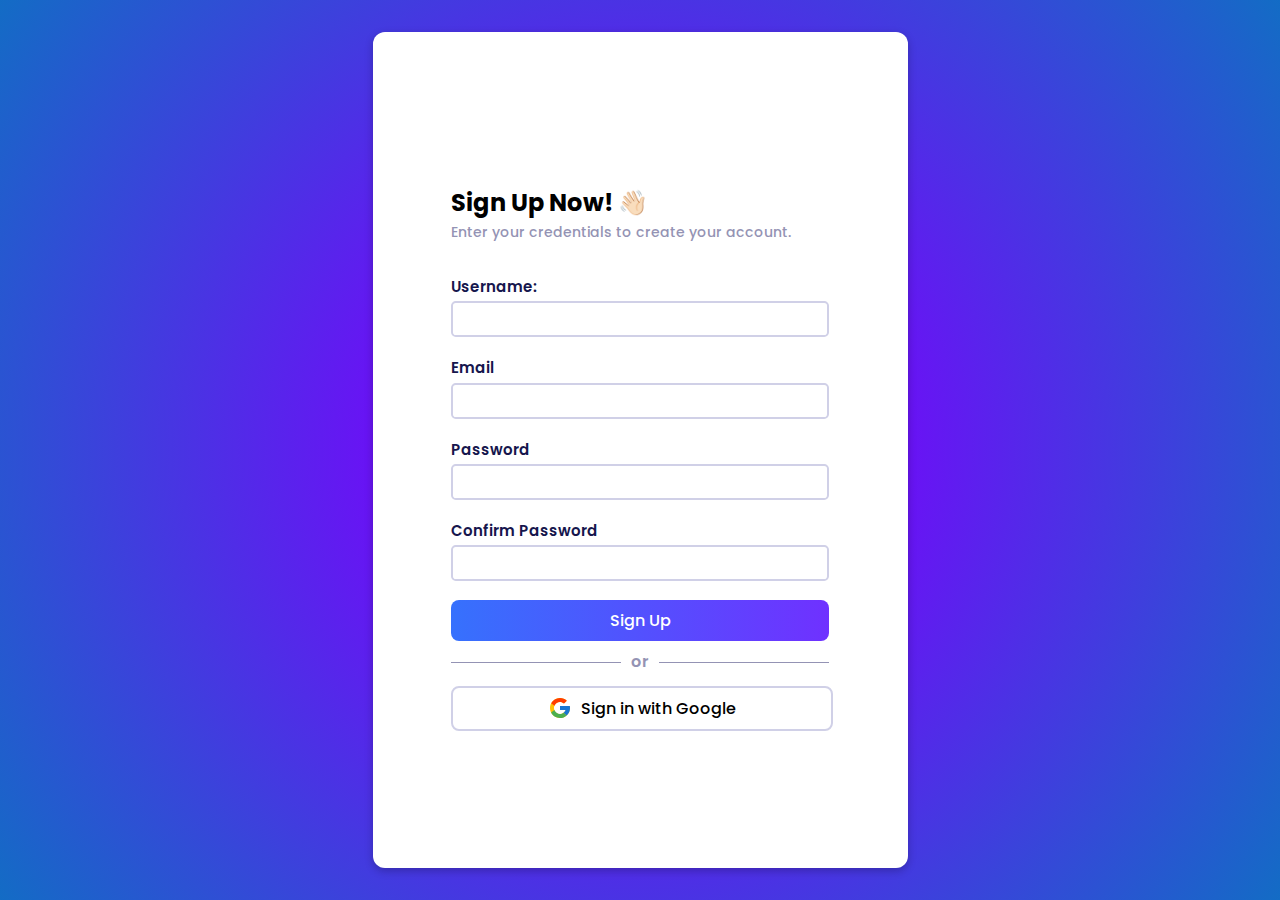
<file: index.html>
<!DOCTYPE html>
<html lang="en">
<head>
  <meta charset="UTF-8">
  <meta name="viewport" content="width=device-width, initial-scale=1.0">
  <title>Sign Up</title>
  
  <link rel="stylesheet" href="loginstyles.css">
</head>
<body>
  <section class="container">
    <div class="form-section">
      <div class="form-wrapper">
    
        <h2>Sign Up Now! 👋🏻</h2>
        <p>Enter your credentials to create your account.</p>
        <form class="input-container" id="signup">
          <div class="form-group">
            <label for="username">Username:</label>
            <input type="text" name="username" id="username" autocomplete="off">
            <small></small>
          </div>
          <div class="form-group">
            <label for="email">Email</label>
            <input type="email" id="email" name="email" autocomplete="off">
            <small></small>
          </div>
          <div class="form-group">
            <label for="password">Password</label>
            <input type="password" id="password" name="password">
            <small></small>
          </div>
          <div class="form-group">
            <label for="confirm-password">Confirm Password</label>
            <input type="password" id="confirm-password" name="confirm-password">
            <small></small>
          </div>
         
          <button type="submit" class="login-btn">Sign Up</button>
          <div class="or-divider">or</div>
          <button class="google-signin">
            <object data="images/google.svg"></object>
            <span>Sign in with Google</span>
          </button>
        </form>
      </div>
    </div>
  </section>
  <script src="script2.js"></script>
</body>
</html>
</file>
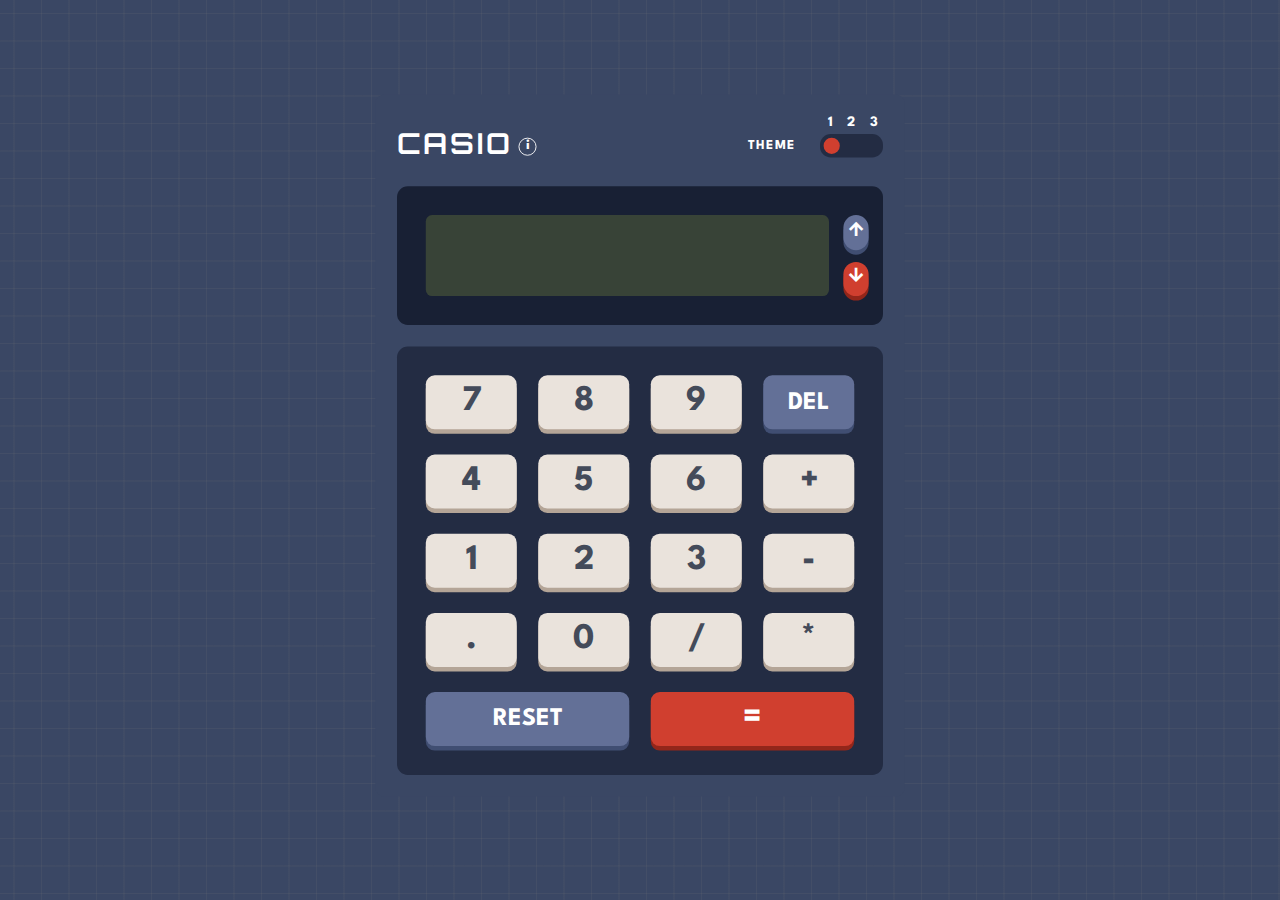
<file: calculator.html>
<!DOCTYPE html>
<html lang="en" class="theme1">
  <head>
    <meta charset="UTF-8" />
    <meta name="viewport" content="width=device-width, initial-scale=1.0" />

    <!-- Fonts -->
    <link rel="preconnect" href="https://fonts.googleapis.com" />
    <link rel="preconnect" href="https://fonts.gstatic.com" crossorigin />
    <link href="https://fonts.cdnfonts.com/css/digital" rel="stylesheet">
    <link href="https://fonts.googleapis.com/css2?family=League+Spartan:wght@100..900&display=swap"rel="stylesheet"/>
    <link href="https://fonts.googleapis.com/css2?family=Orbitron:wght@800&display=swap" rel="stylesheet">
    
    <!-- Icons -->
    <link rel="stylesheet" href="https://fonts.googleapis.com/css2?family=Material+Symbols+Outlined:opsz,wght,FILL,GRAD@20..48,100..700,0..1,-50..200" />

    <!-- CSS -->
    <link rel="stylesheet" href="style.css">

    <title>Zydric's Calculator</title>
  </head>
  <body>
      <main class="calculator">
        <section class="calc-header">
          <div class="logo-tooltip">
            <span class="logo">CASIO</span>
            <div class="creator-tooltip">
              <div class="icon">i</div>
              <div class="creator-tooltiptext">Made by Zydric Abel :D</div>
            </div>
          </div>
      
          <div class="theme-toggle">
            <div class="theme-number">
              <span>1</span>
              <span>2</span>
              <span>3</span>
            </div>

            <div class="theme-container">
              <span>theme</span>
              <div class="theme-options">
                <button class="theme-btn" role="button"></button>
              </div>
            </div>
          </div>
        </section>

        <section class="display">
          <input type="text" readonly value="" class="result" />
          <div class="font-size">
            <!-- Tooltip for font-size buttons -->
            <button class="increase-btn font-btn tooltip">
              <span class="material-symbols-outlined">arrow_upward</span>
              <span class="tooltiptext">Increase font size</span>
            </button>

            <button class="decrease-btn font-btn tooltip">
              <span class="material-symbols-outlined">arrow_downward</span>
              <span class="tooltiptext">Decrease font size</span>
            </button>

          </div>
        </section>
        <section class="keypad-container">
          <button class="num-btn" onclick="appendToDisplay('7')">7</button>
          <button class="num-btn" onclick="appendToDisplay('8')">8</button>
          <button class="num-btn" onclick="appendToDisplay('9')">9</button>
          <button class="delete-btn" onclick="del()">DEL</button>

          <button class="num-btn" onclick="appendToDisplay('4')">4</button>
          <button class="num-btn" onclick="appendToDisplay('5')">5</button>
          <button class="num-btn" onclick="appendToDisplay('6')">6</button>
          <button class="operator-btn" onclick="appendToDisplay('+')">+</button>

          <button class="num-btn" onclick="appendToDisplay('1')">1</button>
          <button class="num-btn" onclick="appendToDisplay('2')">2</button>
          <button class="num-btn" onclick="appendToDisplay('3')">3</button>
          <button class="operator-btn" onclick="appendToDisplay('-')">-</button>

          <button class="num-btn" onclick="appendToDisplay('.')">.</button>
          <button class="num-btn" onclick="appendToDisplay('0')">0</button>
          <button class="operator-btn" onclick="appendToDisplay('/')">/</button>
          <button class="operator-btn" onclick="appendToDisplay('*')">*</button>

          <button class="reset-btn" onclick="reset()">RESET</button>
          <button class="equal-btn" onclick="calculate()">=</button>
        </section>
      </main>

      <!-- JAVSCRIPT -->
      <script src="script1.js"></script>
  </body>
  <!-- ABEL, Zydric Q. G1 BSIT-1 CS201 - WebDev -->
</html>
</file>
<file: loginstyles.css>
@import url("https://fonts.googleapis.com/css2?family=Poppins:wght@300;400;500;600;700&display=swap");

:root {
  --text-dark: hsl(240, 54%, 15%);
  --text-light: hsl(242, 18%, 64%);
  --primary: hsl(222, 98%, 60%);
  --primary-lighter: hsl(240, 33%, 86%);
  --primary-gradient: linear-gradient(to right, #3671fd, #6f31ff);
  --error-color: #dc3545;
    --success-color: #28a745;
    --warning-color: #ffc107;
}

*,
*::before,
*::after {
  margin: 0;
  padding: 0;
  box-sizing: border-box;
}

a,
button {
  all: unset;
  cursor: pointer;
}

img {
  width: 100%;
  height: 100%;
  display: block;
}

body {
  font-family: Poppins, sans-serif;
  min-height: 100vh;
  background-color: #a5aab6;
  display: flex;
  justify-content: center;
  background-image: radial-gradient(circle, rgb(102, 28, 222), transparent 20%, rgb(19, 108, 197));
  background-size: cover;
  background-repeat: no-repeat;
  background-color: rgb(123, 0, 255);
  
}

.container {
  max-width: 1070px;
  width: 100%;
  display: flex;
  justify-content: center;
  margin-inline: 1rem;
  
}

.form-group input:focus {
  outline: none;
}


.form-group.error input {
  border-color: var(--error-color);
}

.form-group.success input {
  border-color: var(--success-color);
}


.form-group small {
  color: var(--error-color);
}

@media screen and (max-width: 60rem) {
  .container {
    width: 100%;
    margin: 0;
  }
}

.form-section {
  width: 50%;
  background-color: white;
  padding: 2.5rem 1rem;
  padding-bottom: 0.5em;
  display: flex;
  align-items: center;
  margin-top: 2em;
  margin-bottom: 2em;
  border-radius: 12px;
  overflow-y: hidden;
  box-shadow: rgba(0, 0, 0, 0.24) 0px 3px 8px;
}

.form-wrapper {
  width: 75%;
  margin: 0 auto;
}

.logo-container {
  width: 3rem;
  height: 3rem;
  margin-bottom: 2.2rem;
}

.form-wrapper > h2 {
  margin-bottom: 0.1rem;
}
.form-wrapper > p {
  font-size: 0.875rem;
  font-weight: 500;
  color: var(--text-light);
  margin-bottom: 2rem;
}

.input-container {
  display: flex;
  flex-direction: column;
  gap: 1rem;
  margin-bottom: 1rem;
}

.form-group {
  display: flex;
  flex-direction: column;
  gap: 0.2rem;
}
.form-group label {
  font-size: 0.9375rem;
  font-weight: 600;
  color: #16164d;
}
.form-group input {
  font-size: 0.875rem;
  font-weight: 500;
  color: var(--text-dark);
  padding: 0.5rem;
  border: 2px solid var(--primary-lighter);
  border-radius: 0.3rem;
}
.form-group input:focus {
  border: 2px solid #16164d;
}

.remember-forgot {
  display: flex;
  justify-content: space-between;
  font-size: 0.875rem;
  font-weight: 500;
  margin-bottom: 1rem;
}

.remember-me {
  display: grid;
  grid-template-columns: 1rem auto;
  gap: 0.6rem;
}

input[type="checkbox"] {
  -webkit-appearance: none;
  appearance: none;
  display: grid;
  place-content: center;
}

.remember-me input {
  width: 1rem;
  height: 1rem;
  margin-right: 0.3rem;
  border: 1px solid var(--text-light);
  border-radius: 2px;
}

input[type="checkbox"]::before {
  content: "";
  width: 0.65em;
  height: 0.65em;
  background-color: white;
  transform: scale(0);
  transform-origin: bottom left;
  clip-path: polygon(14% 44%, 0 65%, 50% 100%, 100% 16%, 80% 0%, 43% 62%);
  transition: 120ms transform ease-in-out;
  box-shadow: inset 1em 1em var(--form-control-color);
}

input[type="checkbox"]:checked::before {
  transform: scale(1);
}
.remember-me input:checked {
  background: var(--primary-gradient);
}

.remember-me label {
  color: var(--text-dark);
  user-select: none;
}
.remember-forgot a {
  color: var(--primary);
}
.remember-forgot a:hover {
  text-decoration: underline;
  text-decoration-color: var(--primary);
}

.login-btn,
.google-signin {
  width: 100%;
  display: flex;
  justify-content: center;
  align-items: center;
  gap: 0.6rem;

  font-weight: 500;
  padding: 0.5rem 0;
  border-radius: 0.5rem;
}

.login-btn {
  color: white;
  background: var(--primary-gradient);
  margin-bottom: -2em;
}
.login-btn:hover {
  opacity: 0.9;
}

.or-divider {
  width: 100%;
  font-weight: 600;
  color: var(--text-light);
  margin-block: 1.5rem;
  text-align: center;
  position: relative;
  margin-bottom: -0.3em;
}
.or-divider::before {
  content: "";
  position: absolute;
  top: 50%;
  left: 0;
  height: 1px;
  width: 45%;
  background-color: var(--text-light);
}
.or-divider::after {
  content: "";
  position: absolute;
  top: 50%;
  right: 0;
  height: 1px;
  width: 45%;
  background-color: var(--text-light);
}

.google-signin {
  border: 2px solid var(--primary-lighter);
}
.google-signin object {
  width: 1.5rem;
  height: 1.5rem;
}

@media screen and (max-width: 50rem) {
  .container {
    max-width: 80%;
    flex-direction: column;
    margin-inline: 0;
  }

  .form-section {
    width: 100%;
  }

  .form-section {
    flex: 1;
    padding: 1rem 1rem;
  }
  .logo-container {
    margin-bottom: 1rem;
  }
  .form-wrapper > h2 {
    font-size: 1.25rem;
  }
  .form-wrapper > p {
    margin-bottom: 1rem;
  }
  .form-wrapper button {
    font-size: 0.875rem;
  }
  .or-divider {
    font-weight: 500;
    margin-block: 0.6rem;
  }
}

@media screen and (max-width: 36.25rem) {
  .container {
    max-width: 100%;
  }
  .form-wrapper {
    width: 100%;
  }
}
</file>
<file: style.css>
*{
  box-sizing: border-box;
  margin: 0;
  padding: 0;
}

body {
  min-height: 100vh;
  scroll-behavior: smooth;
  text-rendering: optimizeSpeed;
  line-height: 1;
  transform: scale(0.9);
  overflow: hidden;
}


input,
button {
  font: inherit;
}

button {
  background: transparent;
  border: none;
  padding: 0;
  margin: 0;
  font-family: inherit;
  font-size: inherit;
  cursor: pointer;
  line-height: inherit;
}

/* Theme 1 */
:root {
  --bg-main: hsl(222, 26%, 31%);
  --bg-toggle: hsl(223, 31%, 20%);
  --bg-screen: hsl(224, 36%, 15%);
  --bg-result: hsla(91, 18%, 27%, 0.734);
  --bg-tooltip: hsl(240, 13.73%, 10%);
  --key-toggle-equal: hsl(6, 63%, 50%);
  --key-toggle-equal-hover: hsl(7, 64%, 57%);
  --key-toggle-equal-shadow: hsl(6, 70%, 34%);
  --key-reset-delete: hsl(225, 21%, 49%);
  --key-reset-delete-hover: hsl(225, 23%, 60%);
  --key-reset-delete-shadow: hsl(224, 28%, 35%);
  --key-num-operator: hsl(30, 25%, 89%);
  --key-num-operator-hover: hsl(0, 0%, 100%);
  --key-num-operator-shadow: hsl(28, 16%, 65%);
  --text-white: hsl(0, 0%, 100%);
  --text-body: hsl(0, 0%, 100%);
  --text-num: hsl(221, 14%, 31%);
  --text-tooltip: hsl(224, 36%, 15%);
}

/* Theme 2 */
:root.theme2 {
  --bg-main: hsl(0, 0%, 87%);
  --bg-toggle: hsl(0, 5%, 81%);
  --bg-screen: hsl(0, 0%, 93%);
  --bg-result: hsla(91, 18%, 27%, 0.734);
  --bg-tooltip: hsl(240, 13.73%, 10%);
  --key-toggle-equal: hsl(25, 98%, 40%);
  --key-toggle-equal-hover: hsl(25, 100%, 60%);
  --key-toggle-equal-shadow: hsl(25, 99%, 27%);
  --key-reset-delete: hsl(185, 42%, 37%);
  --key-reset-delete-hover: hsl(185, 41%, 56%);
  --key-reset-delete-shadow: hsl(185, 58%, 25%);
  --key-num-operator: hsl(45, 7%, 89%);
  --key-num-operator-hover: hsl(0, 0%, 100%);
  --key-num-operator-shadow: hsl(35, 11%, 61%);
  --text-body: hsl(60, 10%, 19%);
  --text-num: hsl(60, 10%, 19%);
}

/* Theme 3 */
:root.theme3 {
  --bg-main: hsl(268, 75%, 9%);
  --bg-toggle: hsl(268, 71%, 12%);
  --bg-screen: hsl(268, 71%, 12%);
  --bg-result: hsla(91, 18%, 27%, 0.734);
  --bg-tooltip: hsl(240, 13.73%, 10%);
  --key-toggle-equal: hsl(176, 100%, 44%);
  --key-toggle-equal-hover: hsl(176, 42%, 49%);
  --key-toggle-equal-shadow: hsl(177, 92%, 70%);
  --key-reset-delete: hsl(281, 89%, 26%);
  --key-reset-delete-hover: hsl(280, 56%, 44%);
  --key-reset-delete-shadow: hsl(285, 91%, 52%);
  --key-num-operator: hsl(268, 47%, 21%);
  --key-num-operator-hover: hsl(267, 54%, 44%);
  --key-num-operator-shadow: hsl(290, 70%, 36%);
  --text-body: hsl(52, 100%, 62%);
  --text-num: hsl(52, 100%, 62%);
}

body {
  font-family: "League Spartan", sans-serif;
  font-weight: 700;
  font-size: 32px;
  background: var(--bg-main);
  color: var(--text-body);
  display: flex;
  align-items: center;
  justify-content: center;
  user-select: none;
  transition: background 0.2s ease-in-out, color 0.2s ease-in-out;
  width: 100%;
  height: 100%;
  --color: rgba(114, 114, 114, 0.164);
        background-image: linear-gradient(0deg, transparent 24%, var(--color) 25%, var(--color) 26%, transparent 27%,transparent 74%, var(--color) 75%, var(--color) 76%, transparent 77%,transparent), linear-gradient(90deg, transparent 24%, var(--color) 25%, var(--color) 26%, transparent 27%,transparent 74%, var(--color) 75%, var(--color) 76%, transparent 77%,transparent);
        background-size: 55px 55px;
}

.calculator {
  width: 100%;
  max-width: 588px;
  padding: 24px;
  margin-top: -0.3em;
  border-radius: 0.3em;
  background-color: var(--bg-main);
  transition: background 0.2s ease-in-out;
}

.calc-header {
  display: flex;
  justify-content: space-between;
  align-items: end;
  margin-bottom: 32px;
}

.logo {
  letter-spacing: 0.1em;
  font-family: "Orbitron", sans-serif;
}

.theme-toggle {
  display: flex;
  flex-direction: column;
  gap: 4px;
  align-items: end;
}

.theme-number {
  display: flex;
  gap: 16px;
  padding: 0 6px;
}

.theme-number span {
  font-size: 16px;
}

.theme-container {
  display: flex;
  gap: 28px;
  align-items: center;
  padding-left: 0.5em;
}

.theme-container span {
  font-size: 15px;
  letter-spacing: 0.08em;
  text-transform: uppercase;
}

.theme-options {
  display: flex;
  gap: 4px;
  padding: 4px;
  width: 70px;
  border-radius: 12px;
  background: var(--bg-toggle);
  transition: background 0.2s ease-in-out;
}

.theme-btn {
  width: 18px;
  height: 18px;
  border-radius: 100%;
  background: var(--key-toggle-equal);
  transition: transform 0.4s ease-in-out, background 0.3s ease-in-out;
}

.theme-btn:hover {
  background: var(--key-toggle-equal-hover);
}

.display {
  background: var(--bg-screen);
  border-radius: 12px;
  padding: 32px 32px 32px;
  margin-bottom: 24px;
  transition: background 0.2s ease-in-out;
  display: flex;
}

.result {
  background: var(--bg-result);
  border-radius: 7px;
  color: var(--text-body);
  text-align: right;
  font-size: 56px;
  letter-spacing: 0.05em;
  width: 100%;
  border: none;
  outline: none;
  padding: 0;
  padding-right: 0.2em;
  cursor: auto;
  font-family: 'Digital', sans-serif;                                   
}

.font-size {
  color: var(--text-white);
  transform: translateX(0.5em);
  display: flex;
  flex-direction: column;
  justify-content: space-between;
  gap: 0.4em;
}

.font-size .font-btn{
  color: var(--text-white);
  padding: 0.1em;
  border-radius: 50em;
  transition: background 0.2s ease-in-out, color 0.2s ease-in-out;
}

.font-size .font-btn:active {
  transform: translateY(5px);
  box-shadow: 0px 0px 0px 0px var(--key-reset-delete-shadow);
  transition: transform 0.2s ease-in, box-shadow 0.2s ease-in;
}

.font-size .increase-btn{
  background: var(--key-reset-delete);
  color: var(--text-white);
  box-shadow: 0px 5px 0px 0px var(--key-reset-delete-shadow);
}

.font-size .increase-btn:hover {
  background: var(--key-reset-delete-hover);
}

.font-size span {
  font-size: 0.7em;
  font-weight: bold;
}

.font-size .decrease-btn{
  background: var(--key-toggle-equal);
  color: var(--text-white);
  box-shadow: 0px 5px 0px 0px var(--key-toggle-equal-shadow);
}

.font-size .decrease-btn:hover {
  background: var(--key-toggle-equal-hover);
}

/* ------------------- */

.logo-tooltip {
  display: flex;
  gap: 0.2em;
}

.creator-tooltip {
  position: relative;
  cursor: pointer;
  font-weight: normal;
}

.creator-tooltip:hover .creator-tooltiptext {
  visibility: visible;
  opacity: 1;
}

.creator-tooltiptext {
  visibility: hidden;
  width: 200px;
  background-color: var(--bg-tooltip);
  color: #fff;
  text-align: center;
  border-radius: 5px;
  padding: 10px;
  position: absolute;
  z-index: 1;
  top: 125%;
  left: 50%;
  margin-left: -100px;
  opacity: 0;
  transition: opacity 0.3s;
  font-size: 0.5em;
}

.creator-tooltiptext::after {
  content: "";
  position: absolute;
  top: -15px;
  left: 50%;
  margin-left: -10px;
  border-width: 10px;
  border-style: solid;
  border-color: transparent transparent var(--bg-tooltip) transparent;
}

.creator-tooltip .icon {
  display: inline-block;
  width: 20px;
  height: 20px;
  background-color: transparent;
  color: var(--text-body);
  border: 1.6px solid var(--text-body);
  border-radius: 50%;
  text-align: center;
  padding-top: 1px;
  font-size: 0.5em;
  font-weight: bold;
}

/* ------------------- */

.tooltip {
  position: relative;
  display: inline-block;
  
}

.tooltip .tooltiptext {
  visibility: hidden;
  width: 150px;
  background-color: var(--bg-tooltip);
  color: var(--text-white);
  text-align: center;
  padding: 5px 0;
  border-radius: 6px;
  font-size: 0.5em;
  font-weight: normal; 
  position: absolute;
  z-index: 1;
  top: 0.4em;
  left: 120%;
  opacity: 0;
  transition: 0.4s;
}

.tooltip:hover .tooltiptext {
  visibility: visible;
  opacity: 1;
}

.tooltip .tooltiptext::after {
  content: " ";
  position: absolute;
  top: 50%;
  right: 99%;
  margin-top: -5px;
  border-width: 6px;
  border-style: solid;
  border-color: transparent var(--bg-tooltip) transparent transparent;
}

.keypad-container {
  display: grid;
  grid-template-columns: repeat(4, 1fr);
  grid-template-rows: repeat(5, 1fr);
  gap: 28px 24px;
  background: var(--bg-toggle);
  border-radius: 12px;
  padding: 32px;
  transition: background 0.2s ease-in-out;
}

.keypad {
  display: flex;
  gap: 24px;
}

.keypad-container button {
  border-radius: 10px;
  transition: background 0.2s ease-in-out, color 0.2s ease-in-out;
}

.num-btn,
.operator-btn {
  width: 100%;
  padding: 10px 0;
  background: var(--key-num-operator);
  font-size: 40px;
  letter-spacing: -0.02em;
  color: var(--text-num);
  box-shadow: 0px 5px 0px 0px var(--key-num-operator-shadow);
}

.num-btn:hover,
.operator-btn:hover {
  background: var(--key-num-operator-hover);
}

.reset-btn {
  grid-column-start: 1;
  grid-column-end: 3;
}

.equal-btn {
  grid-column-start: 3;
  grid-column-end: 5;
  font-size: 40px;
  background: var(--key-toggle-equal);
  color: var(--text-white);
  box-shadow: 0px 5px 0px 0px var(--key-toggle-equal-shadow);
}

.equal-btn:hover {
  background: var(--key-toggle-equal-hover);
}

.reset-btn,
.delete-btn {
  font-size: 28px;
  background: var(--key-reset-delete);
  color: var(--text-white);
  box-shadow: 0px 5px 0px 0px var(--key-reset-delete-shadow);
}

.keypad-container button:active {
  transform: translateY(5px);
  box-shadow: 0px 0px 0px 0px var(--key-reset-delete-shadow);
  transition: transform 0.2s ease-in, box-shadow 0.2s ease-in;
}

.reset-btn:hover,
.delete-btn:hover {
  background: var(--key-reset-delete-hover);
}

@media only screen and (max-width: 480px) {
  .display {
    padding: 24px;
  }

  .result {
    font-size: 40px;
  }

  .keypad-container {
    gap: 16px 12px;
  }

  .num-btn,
  .equal-btn {
    font-size: 32px;
    padding: 14px 0;
  }

  .reset-btn,
  .delete-btn {
    font-size: 20px;
  }
}

@media (max-width: 740px) {

  .tooltip .tooltiptext {
    display: none;
  }

}
</file>
